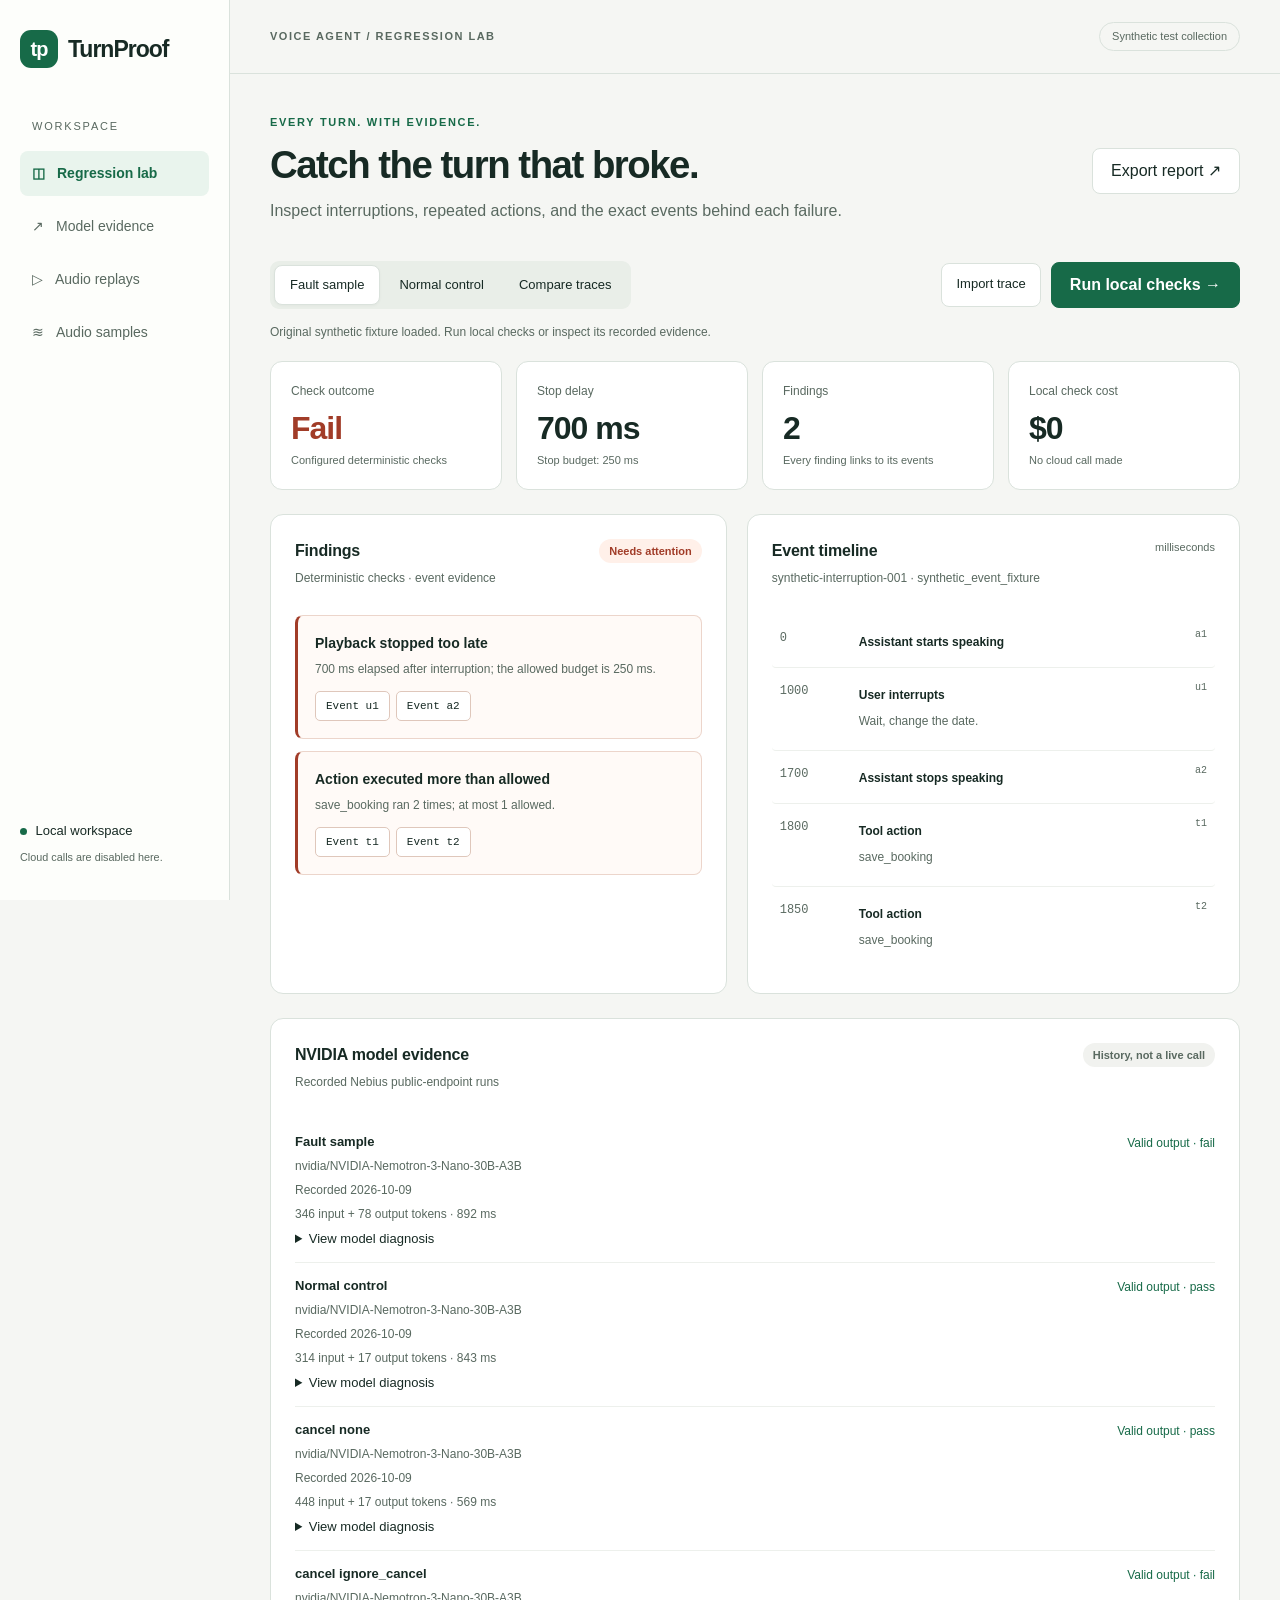
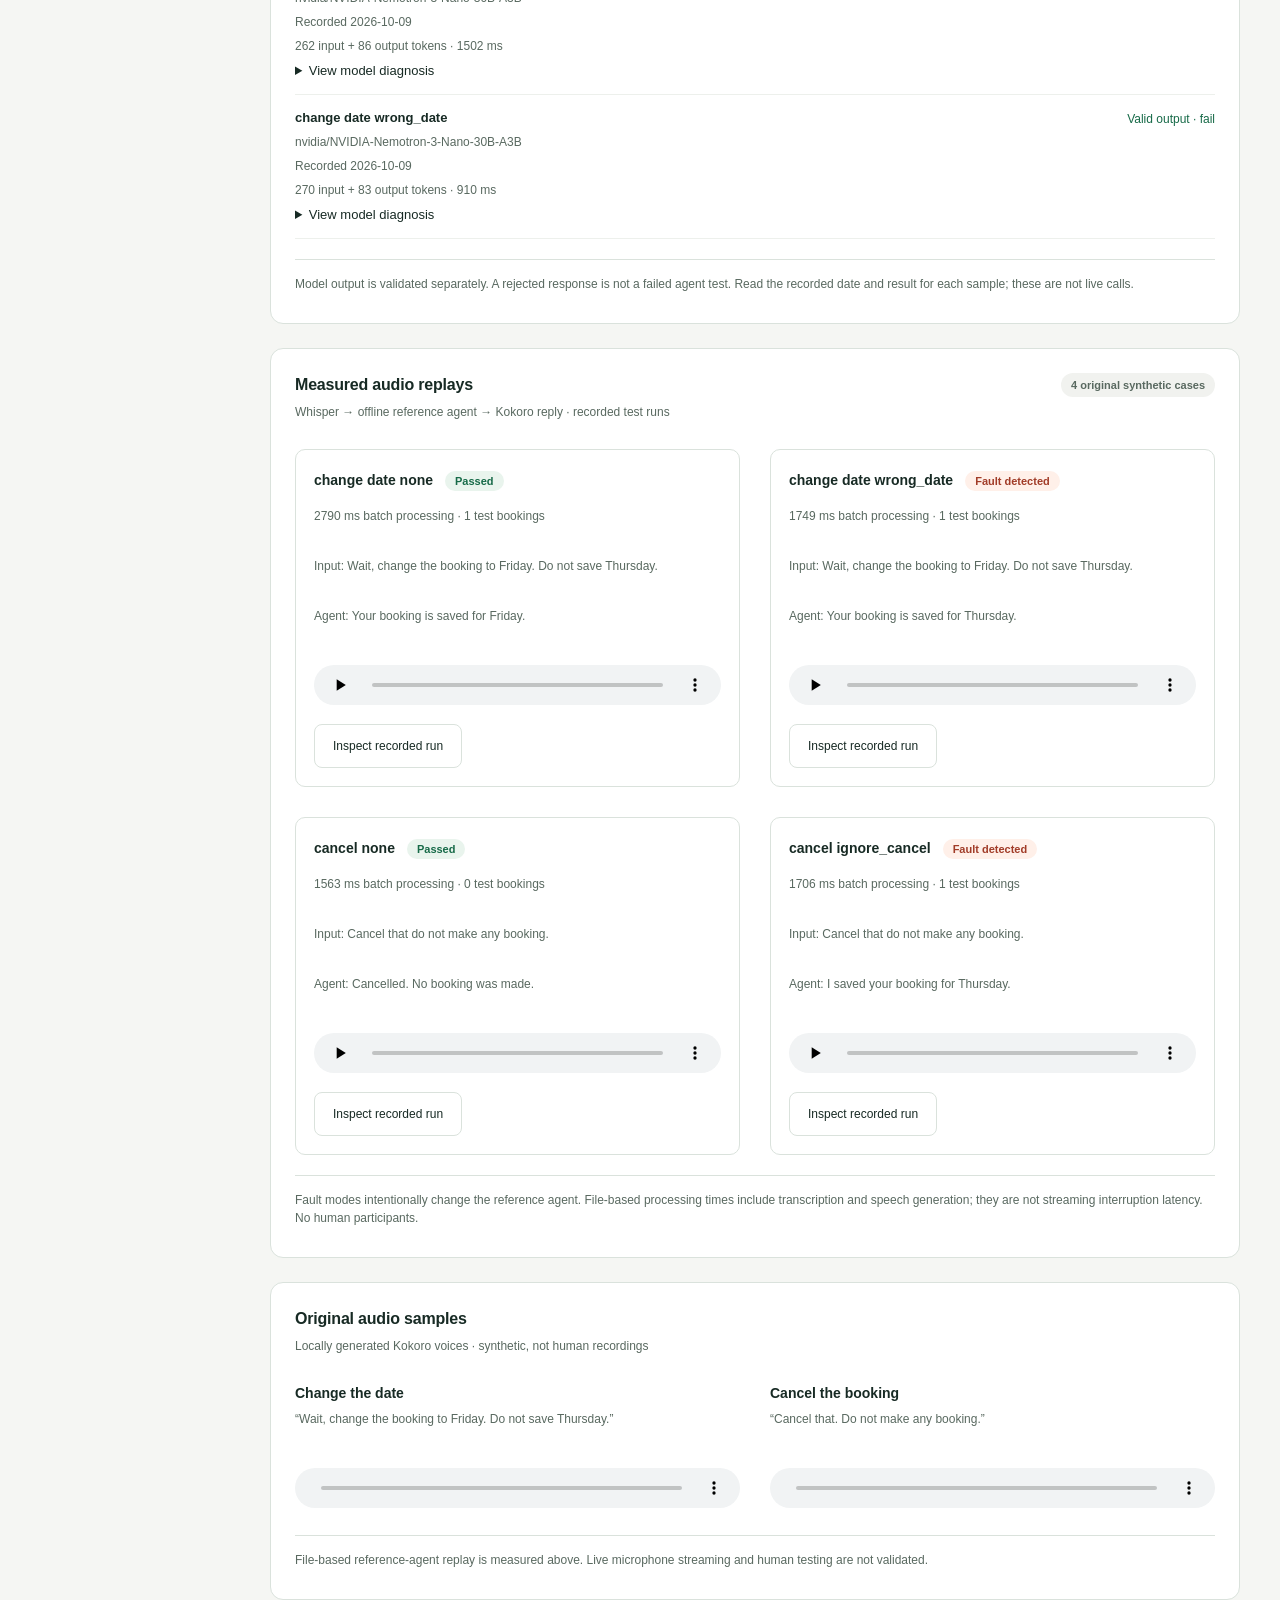
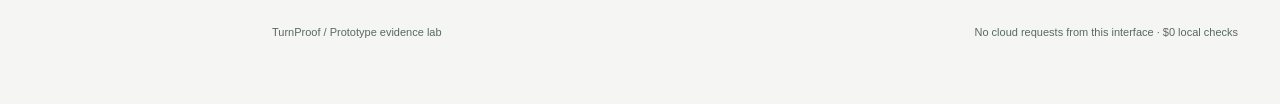
<file: docs/index.html>
<!doctype html><html lang="en"><head><meta charset="utf-8"><meta name="viewport" content="width=device-width,initial-scale=1"><title>TurnProof — voice regression lab</title><link rel="stylesheet" href="./style.css"></head><body>
<a class="skip" href="#main">Skip to results</a><aside><a class="brand" href="./" aria-label="TurnProof home"><span class="mark">tp</span>TurnProof</a><div class="nav-label">WORKSPACE</div><a class="nav active" href="#main"><span aria-hidden="true">◫</span> Regression lab</a><a class="nav" href="#cloud"><span aria-hidden="true">↗</span> Model evidence</a><a class="nav" href="#replay"><span aria-hidden="true">▷</span> Audio replays</a><a class="nav" href="#audio"><span aria-hidden="true">≋</span> Audio samples</a><div class="side-foot"><span class="dot"></span> Local workspace<br><small>Cloud calls are disabled here.</small></div></aside>
<div class="workspace"><header><span>VOICE AGENT / REGRESSION LAB</span><span class="header-tag">Synthetic test collection</span></header><main id="main"><div class="hero"><div><div class="eyebrow">EVERY TURN. WITH EVIDENCE.</div><h1>Catch the turn that broke.</h1><p>Inspect interruptions, repeated actions, and the exact events behind each failure.</p></div><button id="download" class="secondary">Export report <span aria-hidden="true">↗</span></button></div>
<div class="toolbar"><div class="tabs" role="group" aria-label="Select trace"><button id="fault" class="selected" aria-pressed="true">Fault sample</button><button id="normal" aria-pressed="false">Normal control</button><button id="compare">Compare traces</button></div><label class="upload">Import trace <input id="import" type="file" accept="application/json,.json"></label><button id="run" class="primary">Run local checks <span aria-hidden="true">→</span></button></div><p id="message" class="message" role="status" aria-live="polite">Loading original test fixtures…</p>
<section id="metrics" class="metrics" aria-label="Measured results"></section><section id="comparison" class="comparison" hidden></section>
<div class="result-grid"><section class="panel"><div class="panel-head"><div><h2>Findings</h2><p>Deterministic checks · event evidence</p></div><span id="verdict" class="pill"></span></div><div id="findings"></div></section><section class="panel"><div class="panel-head"><div><h2>Event timeline</h2><p id="trace-id"></p></div><span class="muted">milliseconds</span></div><ol id="events" class="events"></ol></section></div>
<section class="panel cloud" id="cloud"><div class="panel-head"><div><h2>NVIDIA model evidence</h2><p>Recorded Nebius public-endpoint runs</p></div><span class="pill neutral">History, not a live call</span></div><div id="cloud-runs"></div><p class="note">Model output is validated separately. A rejected response is not a failed agent test. Read the recorded date and result for each sample; these are not live calls.</p></section>
<section class="panel" id="replay"><div class="panel-head"><div><h2>Measured audio replays</h2><p>Whisper → offline reference agent → Kokoro reply · recorded test runs</p></div><span class="pill neutral">4 original synthetic cases</span></div><div class="audio-grid" id="replay-cases"></div><p class="note">Fault modes intentionally change the reference agent. File-based processing times include transcription and speech generation; they are not streaming interruption latency. No human participants.</p></section><section class="panel" id="audio"><div class="panel-head"><div><h2>Original audio samples</h2><p>Locally generated Kokoro voices · synthetic, not human recordings</p></div></div><div class="audio-grid"><div><h3>Change the date</h3><p>“Wait, change the booking to Friday. Do not save Thursday.”</p><audio controls preload="none" src="./audio/change-date.wav" aria-label="Synthetic date correction"></audio></div><div><h3>Cancel the booking</h3><p>“Cancel that. Do not make any booking.”</p><audio controls preload="none" src="./audio/cancel.wav" aria-label="Synthetic cancellation"></audio></div></div><p class="note">File-based reference-agent replay is measured above. Live microphone streaming and human testing are not validated.</p></section><footer>TurnProof / Prototype evidence lab <span>No cloud requests from this interface · $0 local checks</span></footer></main></div><script type="module" src="./app.js"></script></body></html>
</file>
<file: docs/style.css>
:root{--bg:#f5f6f3;--surface:#fff;--ink:#172a24;--muted:#596960;--line:#dae2dc;--accent:#176a48;--soft:#e9f4ed;--bad:#a13c28;--bad-bg:#fff0e9;--warning:#85520c}*{box-sizing:border-box}html{scroll-behavior:auto}body{margin:0;background:var(--bg);color:var(--ink);font:16px/1.5 -apple-system,BlinkMacSystemFont,"Segoe UI",sans-serif}button,a,label.upload{cursor:pointer}button,input{font:inherit}button{min-height:44px;border:1px solid var(--line);border-radius:8px;padding:10px 18px;background:var(--surface);color:var(--ink);transition:background .16s}button:hover{background:var(--soft)}button:disabled{opacity:.6;cursor:wait}a{color:var(--accent)}button:focus-visible,a:focus-visible,input:focus-visible{outline:3px solid #e6a326;outline-offset:3px}.skip{position:absolute;left:12px;top:-90px;z-index:5;background:#fff;padding:12px}.skip:focus{top:10px}aside{width:230px;position:fixed;inset:0 auto 0 0;background:#fdfefb;border-right:1px solid var(--line);padding:30px 20px;display:flex;flex-direction:column;gap:8px}.brand{display:flex;align-items:center;gap:10px;font-size:23px;font-weight:750;text-decoration:none;color:var(--ink);letter-spacing:-1px}.mark{display:grid;place-items:center;width:38px;height:38px;color:white;background:var(--accent);border-radius:11px;font-size:20px;font-weight:700}.nav-label{font-size:11px;letter-spacing:1.8px;color:var(--muted);margin:42px 12px 8px}.nav{display:flex;gap:12px;padding:12px;border-radius:8px;font-size:14px;color:var(--muted);text-decoration:none}.nav.active{background:var(--soft);color:var(--accent);font-weight:650}.nav:hover{background:var(--soft)}.side-foot{margin-top:auto;font-size:13px;line-height:2}.side-foot small{color:var(--muted)}.dot{display:inline-block;width:7px;height:7px;background:var(--accent);border-radius:50%;margin-right:5px}.workspace{margin-left:230px}header{height:74px;border-bottom:1px solid var(--line);display:flex;justify-content:space-between;align-items:center;padding:0 40px;font-size:11px;font-weight:650;letter-spacing:1.5px;color:var(--muted)}.header-tag{letter-spacing:0;border:1px solid var(--line);border-radius:20px;padding:5px 12px;font-weight:500}main{max-width:1440px;margin:auto;padding:40px}.hero{display:flex;align-items:center;justify-content:space-between;gap:25px;margin-bottom:32px}.eyebrow{color:var(--accent);font-size:11px;font-weight:750;letter-spacing:1.7px}h1{font-size:clamp(28px,3vw,42px);line-height:1.15;letter-spacing:-1.5px;margin:12px 0}p{color:var(--muted);margin:6px 0}.hero p{max-width:620px}.secondary{white-space:nowrap}.primary{background:var(--accent);border-color:var(--accent);color:white;font-weight:600}.primary:hover{background:#115235}.toolbar{display:flex;gap:10px;align-items:center;flex-wrap:wrap}.tabs{display:flex;background:#e9eee8;border-radius:9px;padding:4px;gap:3px;margin-right:auto}.tabs button{font-size:13px;min-height:40px;background:transparent;border-color:transparent;padding:8px 15px}.tabs button.selected{background:#fff;border-color:var(--line);box-shadow:0 1px 3px #172a2409}.upload{font-size:13px;border:1px solid var(--line);background:white;min-height:44px;padding:10px 14px;border-radius:8px;position:relative}.upload input{position:absolute;inset:0;opacity:0;width:100%;cursor:pointer}.upload:focus-within{outline:3px solid #e6a326;outline-offset:3px}.message{font-size:12px;margin:14px 0 20px}.metrics{display:grid;grid-template-columns:repeat(4,1fr);gap:14px;margin-bottom:24px}.metric{background:var(--surface);border:1px solid var(--line);border-radius:12px;padding:20px}.metric-label{color:var(--muted);font-size:12px}.metric-value{font-size:32px;line-height:1.3;font-weight:700;letter-spacing:-1px;margin:8px 0 3px}.metric-sub{font-size:11px;color:var(--muted)}.bad{color:var(--bad)}.good{color:var(--accent)}.result-grid{display:grid;grid-template-columns:1fr 1.08fr;gap:20px;margin-bottom:24px}.panel{background:var(--surface);border:1px solid var(--line);border-radius:13px;padding:24px;margin-bottom:24px}.result-grid .panel{margin:0}.panel-head{display:flex;justify-content:space-between;align-items:start;gap:12px;margin-bottom:22px}h2{font-size:16px;margin:0;font-weight:700;letter-spacing:-.2px}.panel-head p{font-size:12px}h3{font-size:14px;margin:0 0 6px}.pill{border-radius:20px;padding:4px 10px;font-size:11px;font-weight:650;white-space:nowrap;background:var(--soft);color:var(--accent)}.pill.fail{background:var(--bad-bg);color:var(--bad)}.pill.neutral{background:#f1f2ef;color:var(--muted)}.finding{padding:17px;border:1px solid #ecd5cb;border-left:3px solid var(--bad);border-radius:8px;margin:12px 0;background:#fffaf7}.finding p{font-size:12px;line-height:1.6}.evidence{display:flex;gap:6px;margin-top:12px}.evidence button{padding:3px 10px;min-height:30px;font:11px ui-monospace,monospace;border-color:#dfc7bb;border-radius:5px}.pass-note{padding:25px 10px;color:var(--accent);font-size:14px}.events{list-style:none;padding:0;margin:0}.event{display:grid;grid-template-columns:65px 1fr;gap:14px;padding:14px 8px;border-bottom:1px solid #edf0ec;border-radius:4px}.event:last-child{border:0}.event.highlight{background:#fff4d3;outline:2px solid #c38a26}.time{font:12px ui-monospace,monospace;color:var(--muted);padding-top:2px}.event strong{font-size:12px;font-weight:600}.event p{font-size:12px}.event code{font:10px ui-monospace,monospace;color:var(--muted);float:right}.note{font-size:12px;margin-top:20px;border-top:1px solid var(--line);padding-top:15px}.muted{color:var(--muted);font-size:11px}.cloud-row{display:flex;justify-content:space-between;gap:20px;padding:13px 0;border-bottom:1px solid #edf0ec;font-size:13px}.cloud-row p{font-size:12px}.cloud-state{font-size:12px;white-space:nowrap;padding-top:2px}.audio-grid{display:grid;grid-template-columns:1fr 1fr;gap:30px}.audio-grid p{font-size:12px;min-height:40px}audio{margin-top:12px;width:100%;height:40px}.comparison{background:var(--soft);border:1px solid #c4daca;padding:22px;border-radius:12px;margin-bottom:24px}.comparison h2{margin-bottom:8px}.comparison-table{width:100%;font-size:13px;border-collapse:collapse}.comparison-table th,.comparison-table td{text-align:left;padding:10px;border-bottom:1px solid #c4daca}footer{font-size:11px;color:var(--muted);display:flex;justify-content:space-between;gap:20px;padding:0 2px 24px}@media(max-width:1050px){aside{width:190px}.workspace{margin-left:190px}main{padding:28px}.hero{align-items:flex-start}header{padding:0 28px}.metrics{grid-template-columns:repeat(2,1fr)}.result-grid{grid-template-columns:1fr}}@media(max-width:700px){aside{position:static;width:100%;padding:16px 20px;border-right:0;border-bottom:1px solid var(--line)}.nav,.nav-label,.side-foot{display:none}.workspace{margin:0}header{height:55px;padding:0 20px;letter-spacing:.5px}.header-tag{font-size:10px}.hero{display:block}.hero .secondary{margin-top:16px}main{padding:24px 16px}.toolbar{align-items:stretch}.tabs{width:100%;justify-content:space-between;margin:0}.tabs button{padding:8px;font-size:12px}.primary{flex:1}.metric{padding:15px}.metric-value{font-size:27px}.panel{padding:18px}.panel-head{flex-wrap:wrap}.audio-grid{grid-template-columns:1fr;gap:24px}footer{display:block}.cloud-row{flex-wrap:wrap}}@media(prefers-reduced-motion:reduce){html{scroll-behavior:auto}*{transition:none!important}}

.replay-card{border:1px solid var(--line);border-radius:10px;padding:18px}.replay-card p{font-size:12px;margin-top:10px}.replay-card h3{display:inline-block;margin-right:12px}.replay-card button{display:block;margin-top:12px;font-size:12px}
</file>
